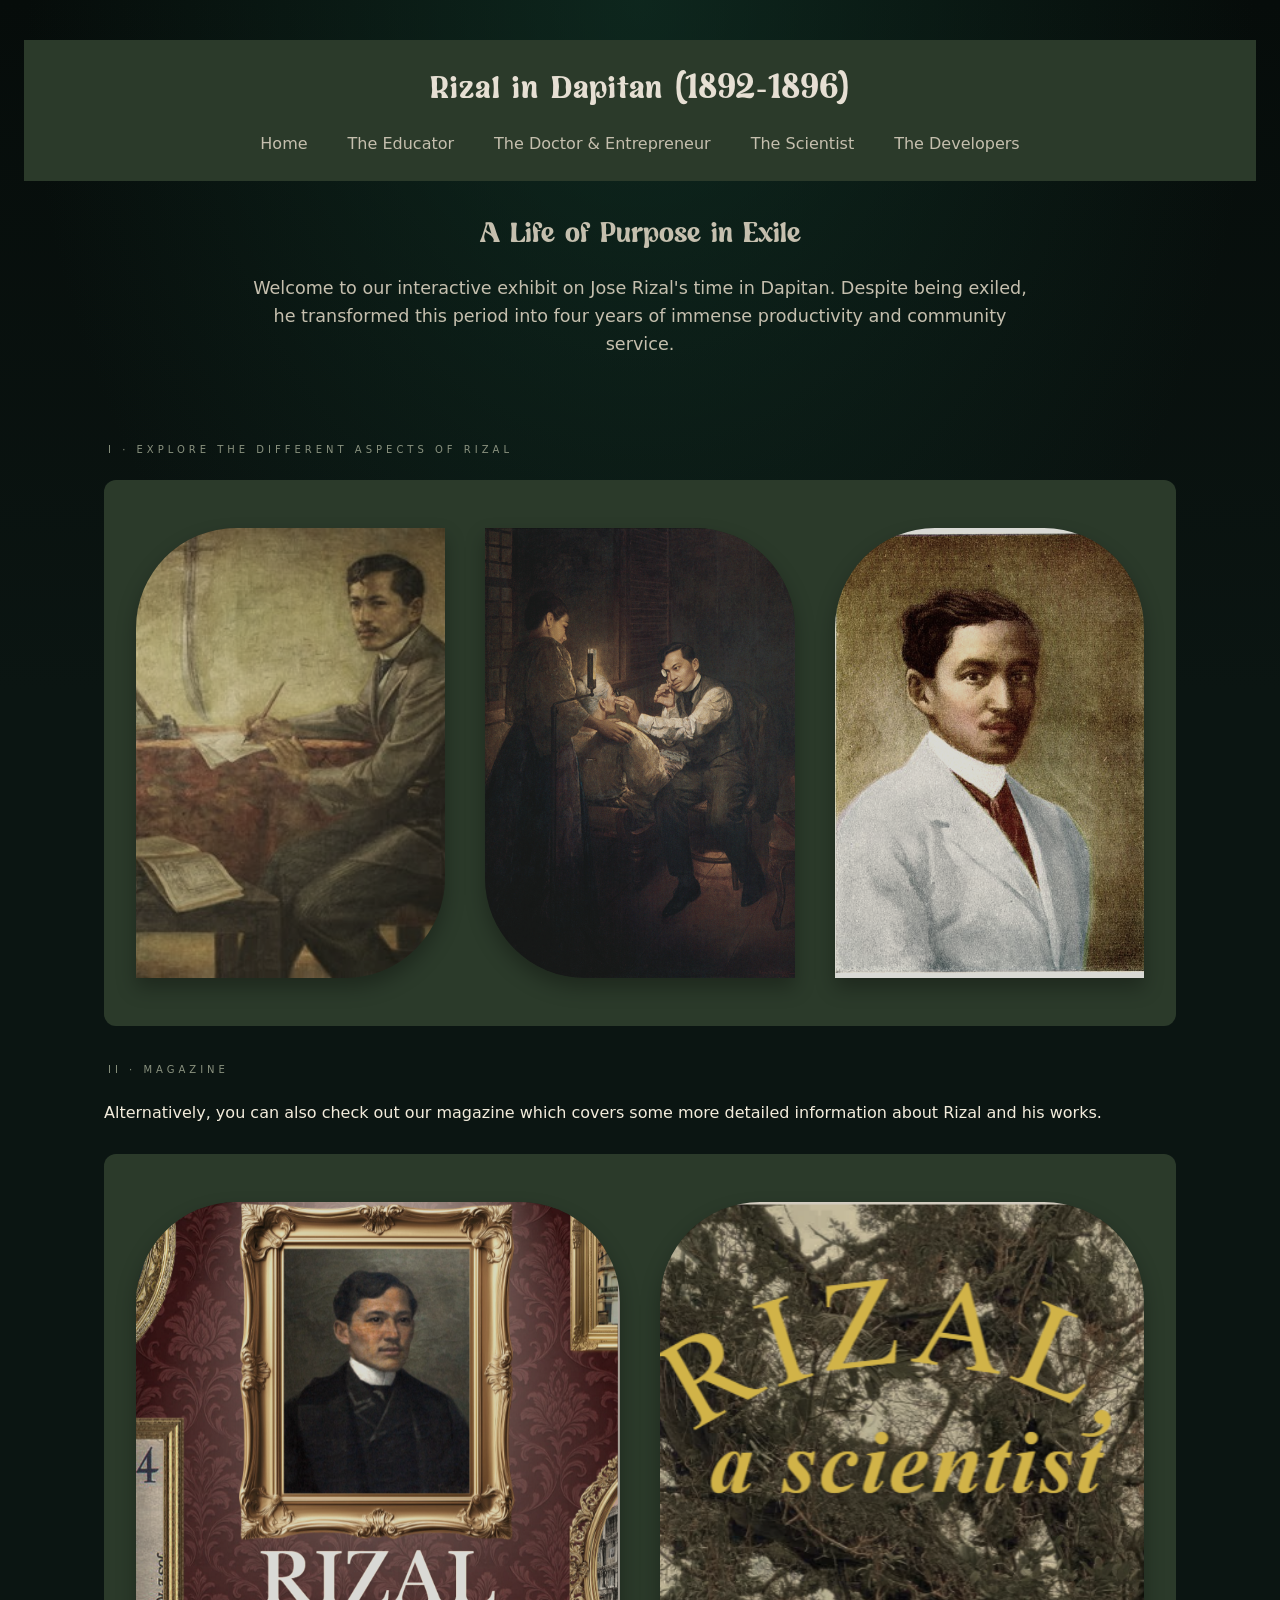
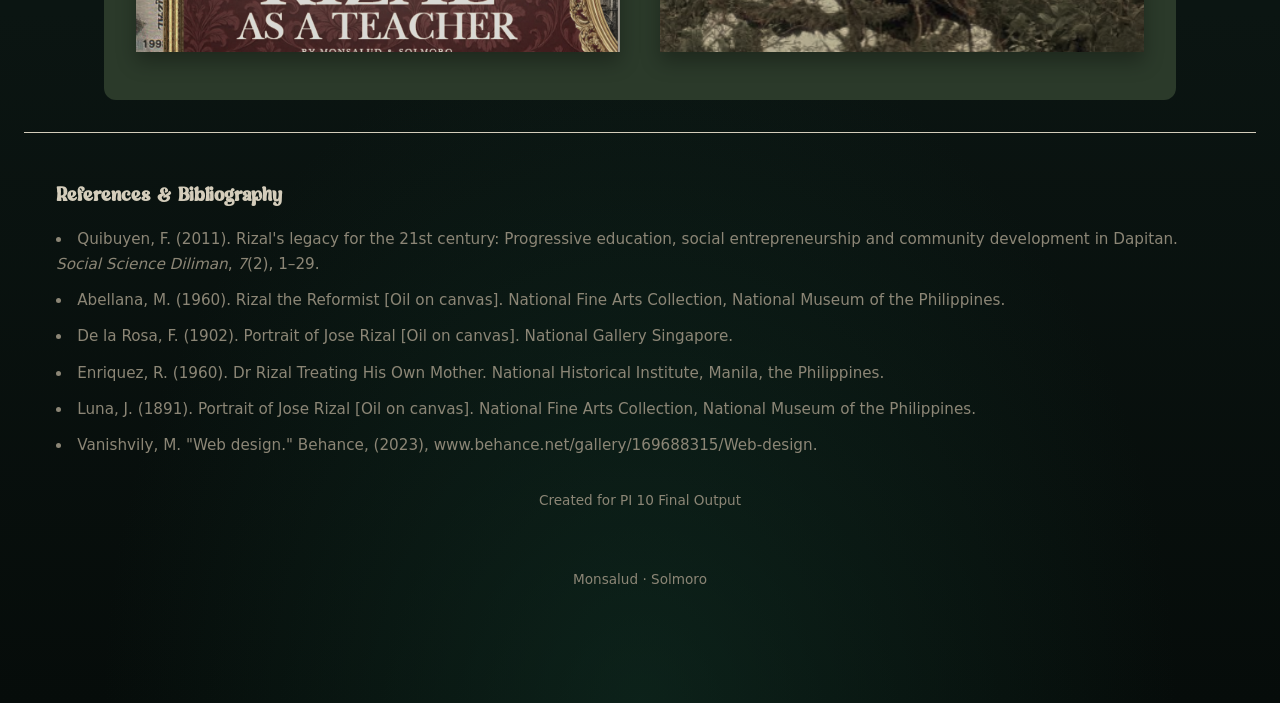
<file: index.html>
<!DOCTYPE html>
<html lang="en">
<head>
    <meta charset="UTF-8">
    <meta name="viewport" content="width=device-width, initial-scale=1.0">
    <title>Rizal in Dapitan: The Exile Years</title>
    <!-- CSS -->
    <link rel="stylesheet" href="style.css">
</head>
<body>

    <!-- Main Navigation -->
    <header>
        <h1>Rizal in Dapitan (1892-1896)</h1>
        <nav>
            <ul>
                <li><a href="index.html">Home</a></li>
                <li><a href="educator.html">The Educator</a></li>
                <li><a href="doctor-entrepreneur.html">The Doctor & Entrepreneur</a></li>
                <li><a href="scientist.html">The Scientist</a></li>
                <li><a href="developers.html">The Developers</a></li>
            </ul>
        </nav>
    </header>

    <main class="shell">
        <!-- Introduction Section -->
        <section id="overview">
            <h2>A Life of Purpose in Exile</h2>
            <p>Welcome to our interactive exhibit on Jose Rizal's time in Dapitan. 
                Despite being exiled, he transformed this period into four years of immense productivity and community service.</p>
            <!-- You can embed custom graphics or hero images here -->
        </section>

        <!-- Route Directory / Summary Cards -->
        <div class="section-label">I · Explore the DIfferent Aspects of Rizal </div>
        <section id="directory">
            <!-- Card 1: The Educator -->
            <a href="educator.html" class="aspect-card educator-card">
                <div class="card-image-wrapper">
                    
                    <img src="assets/educator-bg.jpg" alt="Rizal the Educator">
                </div>
                <div class="card-overlay">
                    <h3>The Educator</h3>
                    <p>Discover the progressive Talisay school he built for the local youth, teaching subjects from agriculture to languages.</p>
                    <span class="explore-btn">Explore &rarr;</span>
                </div>
            </a>

            <!-- Card 2: The Engineer & Doctor -->
            <a href="engineer-doctor.html" class="aspect-card doctor-card">
                <div class="card-image-wrapper">
                    
                    <img src="assets/doctor-bg.png" alt="Rizal the Doctor">
                </div>
                <div class="card-overlay">
                    <h3>The Engineer & Doctor</h3>
                    <p>Explore the innovative waterworks system he engineered and the medical clinic he operated for the community.</p>
                    <span class="explore-btn">Explore &rarr;</span>
                </div>
            </a>

            <!-- Card 3: The Scientist -->
            <a href="scientist.html" class="aspect-card scientist-card">
                <div class="card-image-wrapper">
                   
                    <img src="assets/scientist-bg.jpg" alt="Rizal the Scientist">
                </div>
                <div class="card-overlay">
                    <h3>The Scientist</h3>
                    <p>View the unique local species he discovered, cataloged, and sent to European museums.</p>
                    <span class="explore-btn">Explore &rarr;</span>
                </div>
            </a>
        </section>

        <div class="section-label">II · Magazine </div>
        <p>Alternatively, you can also check out our magazine which covers some more detailed information about Rizal and his works.</p>
        <section id="directory">

            <a href="https://heyzine.com/flip-book/eb5b0dfd08.html#page/1" class="aspect-card scientist-card"  target="_blank">
                <div class="card-image-wrapper">
                   
                    <img src="assets/teacher-rizal.png" alt="Rizal As a Teacher">
                </div>
                <div class="card-overlay">
                    <h3>Rizal as a Teacher</h3>
                    <p>An extension of him being an educator, view more stories of his experiences</p>
                    <span class="explore-btn">Explore &rarr;</span>
                </div>
            </a>

            <a href="https://heyzine.com/flip-book/62d8a8d9cf.html" class="aspect-card scientist-card"  target="_blank">
                <div class="card-image-wrapper">
                   
                    <img src="assets/rizal-scientist.png" alt="Rizal As a Scientist">
                </div>
                <div class="card-overlay">
                    <h3>Rizal as a Scientist</h3>
                    <p>View Rizal's contributions to the scientific community</p>
                    <span class="explore-btn">Explore &rarr;</span>
                </div>
            </a>
        </section>
        
    </main>

    <!-- Footer for Citations -->
    <footer>
        <hr>
        <h3>References & Bibliography</h3>
        <ul>
            <li>
                Quibuyen, F. (2011). Rizal's legacy for the 21st century: Progressive education, social 
                entrepreneurship and community development in Dapitan. <em>Social Science Diliman</em>, <em>7</em>(2), 1–29.
            </li>
            <li>
                Abellana, M. (1960). Rizal the Reformist [Oil on canvas]. National Fine Arts Collection, National Museum of the Philippines.
            </li>
            <li>
                De la Rosa, F. (1902). Portrait of Jose Rizal [Oil on canvas]. National Gallery Singapore.
            </li>
            <li>
                Enriquez, R. (1960). Dr Rizal Treating His Own Mother. National Historical Institute, Manila, the Philippines.
            </li>
            <li>
                Luna, J. (1891). Portrait of Jose Rizal [Oil on canvas]. National Fine Arts Collection, National Museum of the Philippines.
            </li>
            <li>
            Vanishvily, M. "Web design." Behance, (2023), www.behance.net/gallery/169688315/Web-design.
            </li>
        </ul>
        <p>Created for PI 10 Final Output</p>
        <br>
        <p>Monsalud · Solmoro</p>
    </footer>

</body>
</html>
</file>
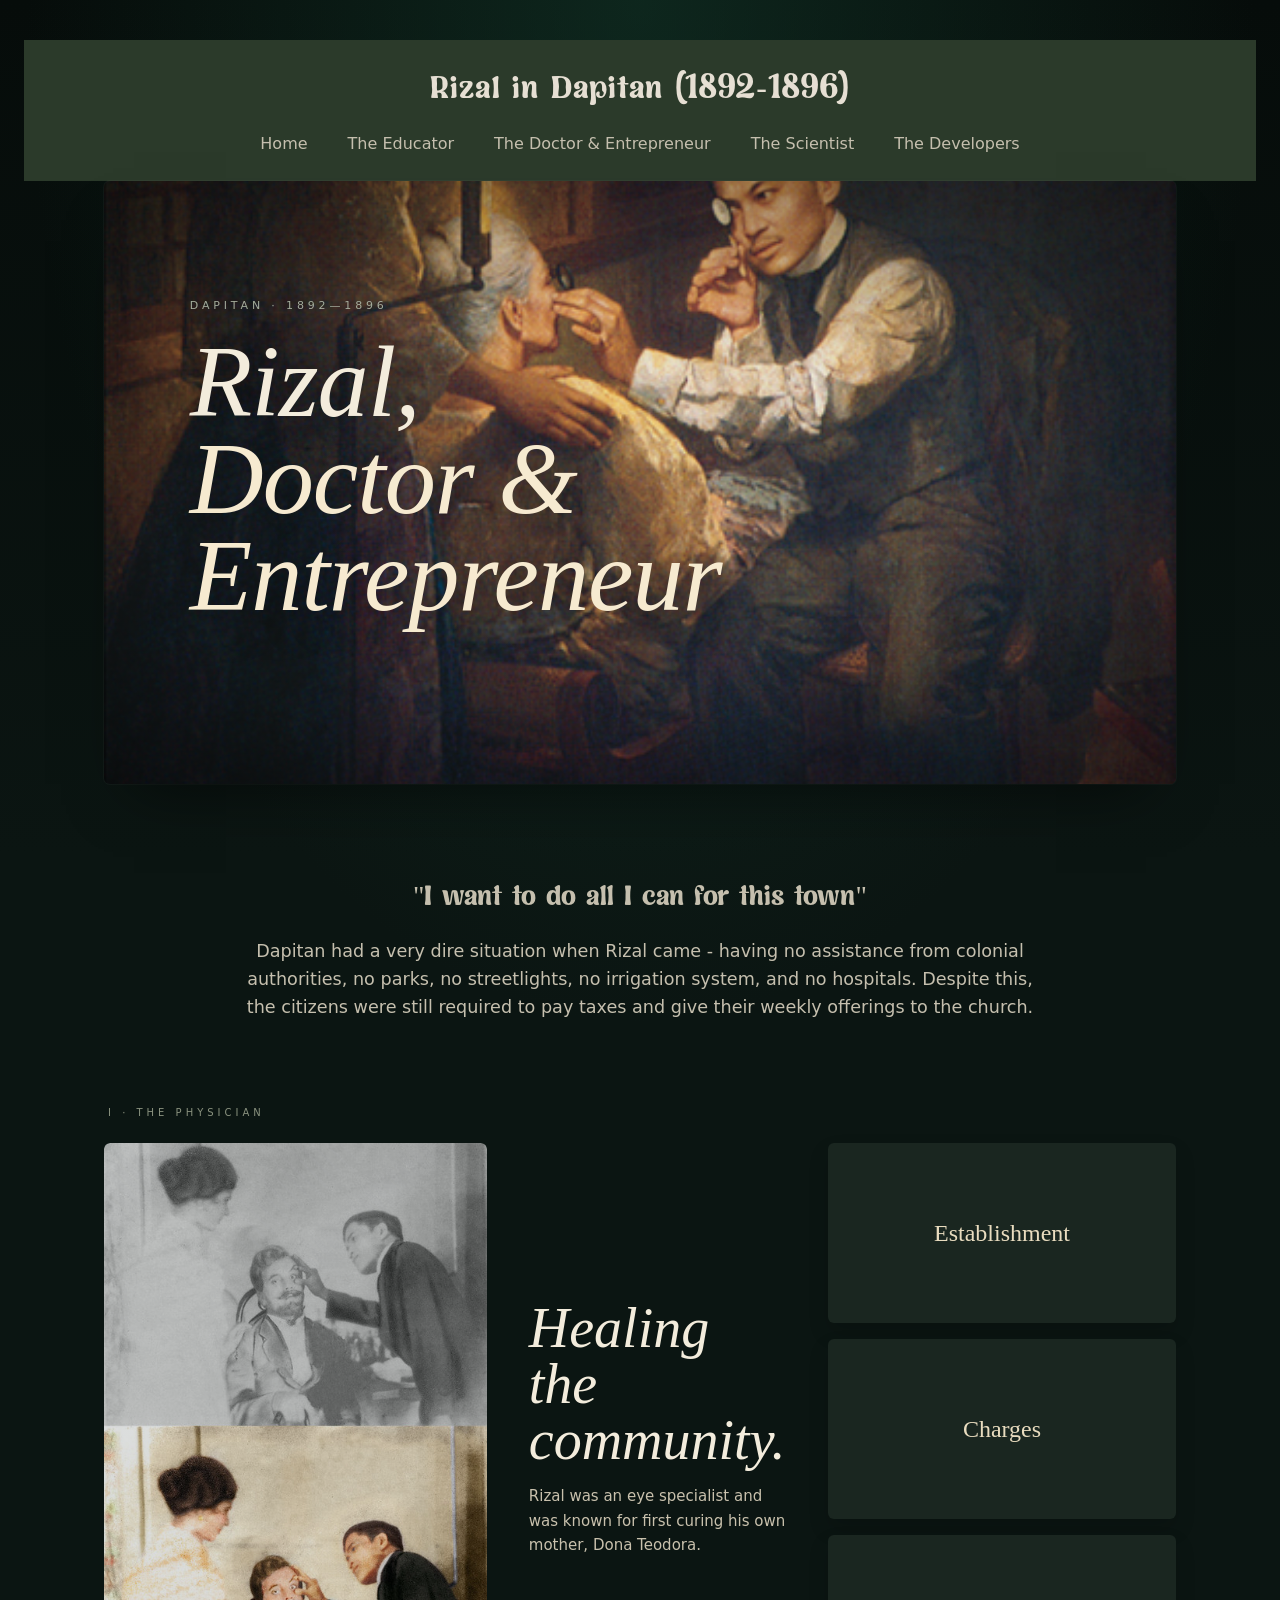
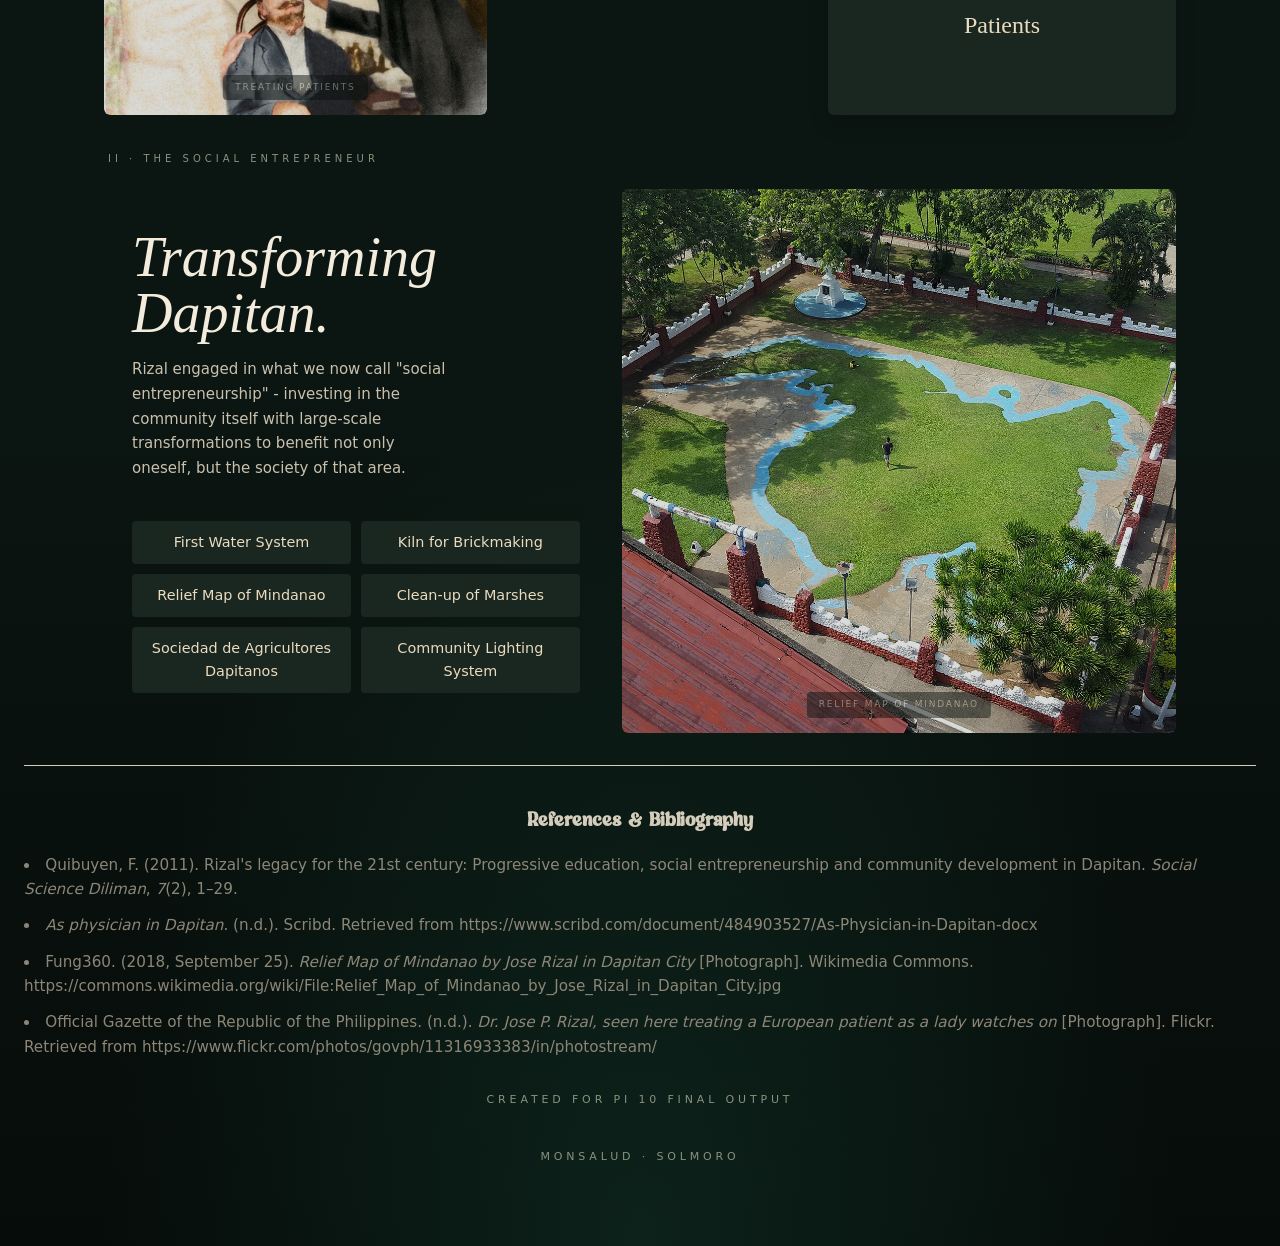
<file: doctor-entrepreneur.html>
<!DOCTYPE html>
<html lang="en">
<head>
    <meta charset="UTF-8">
    <meta name="viewport" content="width=device-width, initial-scale=1.0">
    <title>The Doctor & Social Entrepreneur - Rizal in Dapitan</title>
    <link rel="stylesheet" href="style.css">
</head>
<body>

    <!-- Main Navigation -->
    <header>
        <h1>Rizal in Dapitan (1892-1896)</h1>
        <nav>
            <ul>
                <li><a href="index.html">Home</a></li>
                <li><a href="educator.html">The Educator</a></li>
                <!-- Updated link name to reflect the new direction -->
                <li><a href="doctor-entrepreneur.html">The Doctor & Entrepreneur</a></li>
                <li><a href="scientist.html">The Scientist</a></li>
                <li><a href="developers.html">The Developers</a></li>
            </ul>
        </nav>
    </header>

    <main class="shell">

        <!-- ============ HERO ============ -->
        <section class="card hero">
            <div class="ph" aria-hidden="true">
                
                <img src="assets/doctor-bg.png" alt="Rizal as Doctor and Entrepreneur">
            </div>
            <div class="hero-vignette"></div>
            <div class="hero-title">
                <div class="kicker">Dapitan · 1892—1896</div>
                <h1>Rizal,<br/><em>Doctor & Entrepreneur</em></h1>
            </div>
        </section>

        <!-- ============ INTRODUCTION ============ -->
        <section id="overview" style="margin-top: 2rem;">
            <h2>"I want to do all I can for this town"</h2>
            <p>
                Dapitan had a very dire situation when Rizal came - having no assistance from colonial authorities, no parks, no streetlights, no irrigation system, and no hospitals. Despite this, the citizens were still required to pay taxes and give their weekly offerings to the church.
            </p>
        </section>

        <!-- ============ THE DOCTOR ============ -->
        <div class="section-label">I · The Physician</div>
        <section class="feature">
            <div class="ph side-img">
                <span><img src="assets/rizal-doctor.jpg" alt="Rizal as a doctor"><small>Treating Patients</small></span>
            </div>
            <div class="txt">
                <h2>Healing<br/>the<br/><em>community.</em></h2>
                <p>
                    Rizal was an eye specialist and was known for first curing his own mother, Dona Teodora.
            </div>
            
            <!-- ========= DETAILS GRID ========== -->
            <section class="curriculum-grid">

                <div class="subject-card">
                    <div class="subject-title">Establishment</div>
                    <div class="subject-overlay">
                        <p>Built a one-doctor hospital with his own money. Treated using his own tools and the local medicinal herbs.</p>
                    </div>
                </div>
                

                <div class="subject-card">
                    <div class="subject-title">Charges</div>
                    <div class="subject-overlay">
                        <p>Dapitan folk received free medical and surgical care while charging strangers and outsiders based on their means.</p>
                    </div>
                </div>

                <div class="subject-card">
                    <div class="subject-title">Patients</div>
                    <div class="subject-overlay">
                        <p>Eventually gaining fame, he had patients from different parts of the country: Luzon, Bohol, Cebu, Panay, even an Englishman and Don Tumaron from HongKong.</p>
                    </div>
                </div>

            </section>
        </section>

        <!-- ============ THE SOCIAL ENTREPRENEUR ============ -->
        <div class="section-label">II · The Social Entrepreneur</div>
        <section class="feature" style="grid-template-columns: 1fr 1.1fr;">
            <div class="txt">
                <h2>Transforming<br/><em>Dapitan.</em></h2>
                <p>
                    Rizal engaged in what we now call "social entrepreneurship" - investing in the community itself with large-scale transformations to benefit not only oneself, but the society of that area.
                </p>
                <div style="margin-top: 1.5rem; display: grid; grid-template-columns: 1fr 1fr; gap: 10px;">
                    <!-- Project tags using simple inline styling for a clean list look -->
                    <span style="background: #1a2620; padding: 10px; border-radius: 4px; color: var(--accent); font-size: 0.9rem; text-align: center;">First Water System</span>
                    <span style="background: #1a2620; padding: 10px; border-radius: 4px; color: var(--accent); font-size: 0.9rem; text-align: center;">Kiln for Brickmaking</span>
                    <span style="background: #1a2620; padding: 10px; border-radius: 4px; color: var(--accent); font-size: 0.9rem; text-align: center;">Relief Map of Mindanao</span>
                    <span style="background: #1a2620; padding: 10px; border-radius: 4px; color: var(--accent); font-size: 0.9rem; text-align: center;">Clean-up of Marshes</span>
                    <span style="background: #1a2620; padding: 10px; border-radius: 4px; color: var(--accent); font-size: 0.9rem; text-align: center;">Sociedad de Agricultores Dapitanos</span>
                    <span style="background: #1a2620; padding: 10px; border-radius: 4px; color: var(--accent); font-size: 0.9rem; text-align: center;">Community Lighting System</span>
                </div>
            </div>
            <div class="ph side-img">
                <span><img src="assets/relief-map.jpg" alt="Relief map of Mindanao"><small>Relief Map of Mindanao</small></span>
            </div>
        </section>

    </main>

    <!-- Footer for Citations -->
    <footer class="footer">
        <h3>References & Bibliography</h3>
        <ul>
            <li>
                Quibuyen, F. (2011). Rizal's legacy for the 21st century: Progressive education, social 
                entrepreneurship and community development in Dapitan. <em>Social Science Diliman</em>, <em>7</em>(2), 1–29.
            </li>

            <li>
                <em>As physician in Dapitan</em>. (n.d.). Scribd. Retrieved from https://www.scribd.com/document/484903527/As-Physician-in-Dapitan-docx
            </li>

            <li>
                Fung360. (2018, September 25). <em>Relief Map of Mindanao by Jose Rizal in Dapitan City</em> [Photograph]. Wikimedia Commons. https://commons.wikimedia.org/wiki/File:Relief_Map_of_Mindanao_by_Jose_Rizal_in_Dapitan_City.jpg
            </li>

            <li>
                Official Gazette of the Republic of the Philippines. (n.d.). <em>Dr. Jose P. Rizal, seen here treating a European patient as a lady watches on</em> [Photograph]. Flickr. Retrieved from https://www.flickr.com/photos/govph/11316933383/in/photostream/
            </li>
        </ul>
        <p>Created for PI 10 Final Output</p>
        <br>
        <p>Monsalud · Solmoro</p>
    </footer>

</body>
</html>
</file>
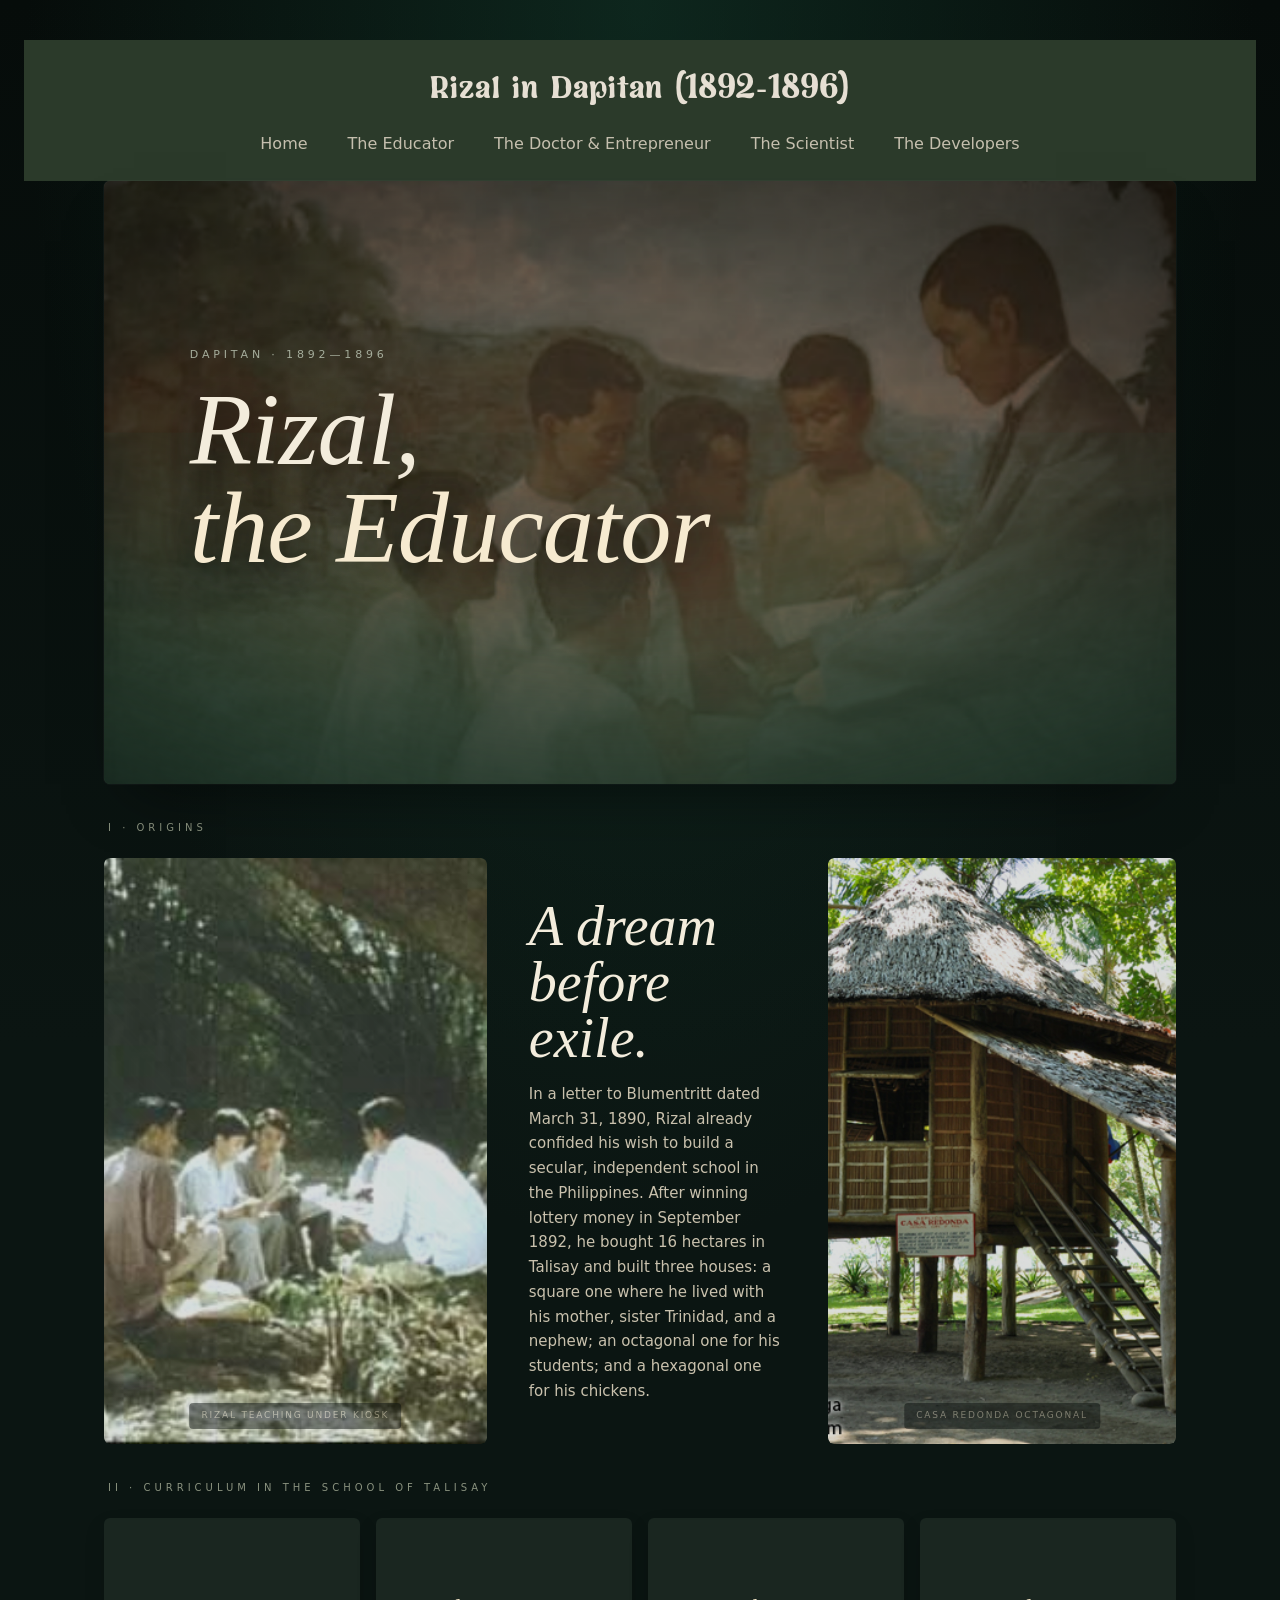
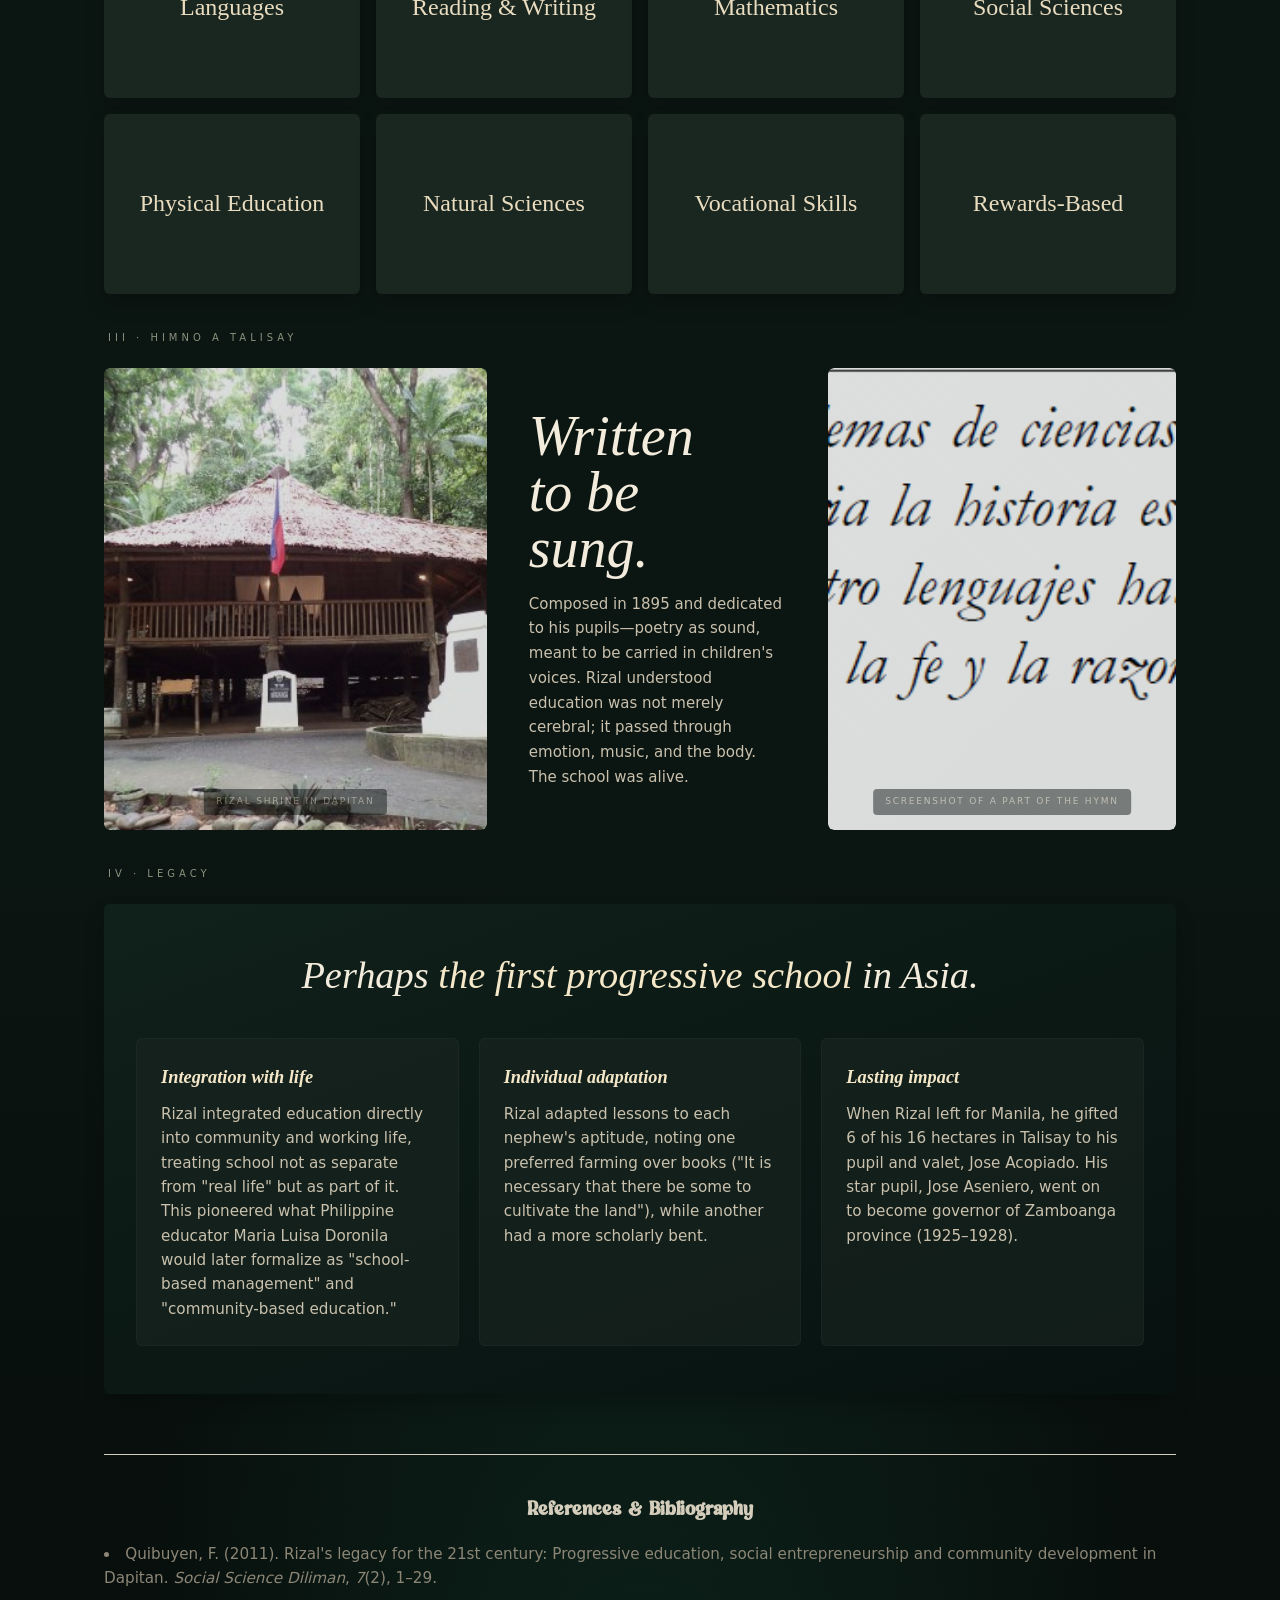
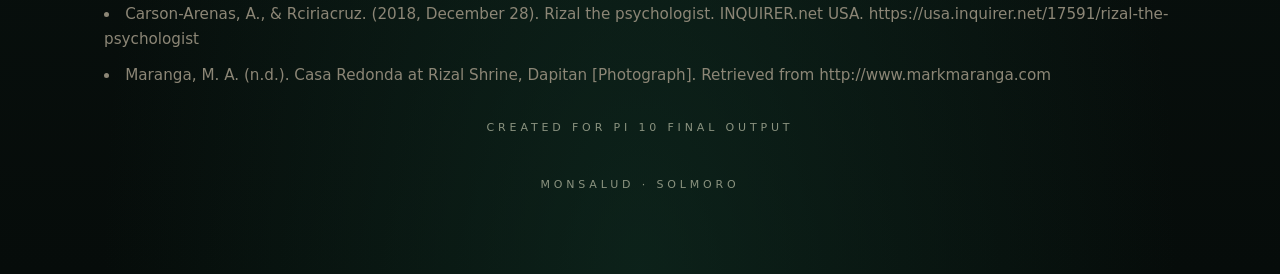
<file: educator.html>
<!DOCTYPE html>
<html lang="en">
<head>
    <meta charset="UTF-8">
    <meta name="viewport" content="width=device-width, initial-scale=1.0">
    <title>The Scientist - Rizal in Dapitan</title>
 
    <link rel="stylesheet" href="style.css">
</head>
<body>

    <!-- Main Navigation -->
    <header>
        <h1>Rizal in Dapitan (1892-1896)</h1>
        <nav>
            <ul>
                <li><a href="index.html">Home</a></li>
                <li><a href="educator.html">The Educator</a></li>
                <li><a href="doctor-entrepreneur.html">The Doctor & Entrepreneur</a></li>
                <li><a href="scientist.html">The Scientist</a></li>
                <li><a href="developers.html">The Developers</a></li>
            </ul>
        </nav>
    </header>

    <main class="shell">

        <!-- ============ HERO ============ -->
        <section class="card hero">
        <!-- [IMAGE: Portrait of José Rizal — 1892, painterly, chiaroscuro lighting] -->
        <div class="ph" aria-hidden="true">
            <img src="assets/educator-1.png">
        </div>
        <div class="hero-vignette"></div>
        <div class="hero-title">
            <div class="kicker">Dapitan · 1892—1896</div>
            <h1>Rizal,<br/><em>the Educator</em></h1>
        </div>
        </section>


        <!-- ============ FEATURE: ORIGINS ============ -->
        <div class="section-label">I · Origins</div>
        <section class="feature">
        <!-- [IMAGE: Rizal teaching under a kiosk on a hillside] -->
        <div class="ph side-img"><span><img src="assets/rizal-teaching.jpg"><small>Rizal teaching under kiosk</small></span></div>
        <div class="txt">
            <h2>A dream<br/>before<br/>exile.</h2>
            <p>In a letter to Blumentritt dated March 31, 1890, Rizal already confided his wish to build a secular, independent school in the Philippines. After winning lottery money in September 1892, he bought 16 hectares in Talisay and built three houses: a square one where he lived with his mother, sister Trinidad, and a nephew; an octagonal one for his students; and a hexagonal one for his chickens.</p>
        </div>
        <!-- [IMAGE: Casa Redonda — octagonal clinic/dormitory] -->
        <div class="ph side-img"><span><img src="assets/octagonal.jpg"><small>Casa Redonda octagonal</small></span></div>
        </section>

        <!-- ============ CURRICULUM GRID ============ -->
        <div class="section-label">II · Curriculum in the School of Talisay </div>
        <section class="curriculum-grid">
            
            <div class="subject-card">
                <div class="subject-title">Languages</div>
                <div class="subject-overlay">
                    <p>Spanish, English, French, and German. Students were rewarded for naming objects in multiple languages.</p>
                </div>
            </div>
      
            <div class="subject-card">
                <div class="subject-title">Reading & Writing</div>
                <div class="subject-overlay">
                    <p>Comprehensive literacy, encouraging students to write letters to their families independently.</p>
                </div>
            </div>

            <div class="subject-card">
                <div class="subject-title">Mathematics</div>
                <div class="subject-overlay">
                    <p>Arithmetic and fractions, ensuring practical numeric literacy alongside the "exact sciences."</p>
                </div>
            </div>

            <div class="subject-card">
                <div class="subject-title">Social Sciences</div>
                <div class="subject-overlay">
                    <p>The history of the nation and religion taught strictly "in accordance with reason."</p>
                </div>
            </div>

            <div class="subject-card">
                <div class="subject-title">Physical Education</div>
                <div class="subject-overlay">
                    <p>Weightlifting, wrestling, boxing, fencing, and swimming to keep the students healthy in body and spirit.</p>
                </div>
            </div>

            <div class="subject-card">
                <div class="subject-title">Natural Sciences</div>
                <div class="subject-overlay">
                    <p>Practical botany and zoology learned outdoors by collecting insects, shells, and rare fish.</p>
                </div>
            </div>

            <div class="subject-card">
                <div class="subject-title">Vocational Skills</div>
                <div class="subject-overlay">
                    <p>Agriculture, construction, and martial arts (including the rifle and sword) to build self-reliance.</p>
                </div>
            </div>

             <div class="subject-card">
                <div class="subject-title">Rewards-Based</div>
                <div class="subject-overlay">
                    <p>Contrary to the dominant style at the time where those left-behind are punished, Rizal opted to reward those who excelled with knickknacks and novelties.</p>
                </div>
            </div>

        </section>

        <!-- ============ FEATURE: HIMNO ============ -->
        <div class="section-label">III · Himno a Talisay</div>
        <section class="feature">
        <!-- [IMAGE: Manuscript of Himno a Talisay, 1895] -->
        <div class="ph side-img"><span><img src="assets/rizal-shrine.jpg"><small>Rizal Shrine in Dapitan</small></span></div>
        <div class="txt">
            <h2>Written<br/>to be<br/><em>sung.</em></h2>
            <p>Composed in 1895 and dedicated to his pupils—poetry as sound, meant to be carried in children's voices. Rizal understood education was not merely cerebral; it passed through emotion, music, and the body. The school was alive.</p>
        </div>
        <!-- [IMAGE: Casa Redonda — the octagonal school building structure] -->
        <div class="ph side-img"><span><img src="assets/himno.png"><small>Screenshot of a Part of the Hymn</small></span></div>
        </section>

        <!-- ============ CLOSING: LEGACY & PROGRESSIVE EDUCATION ============ -->
        <div class="section-label">IV · Legacy</div>
        <section class="legacy-section">
            
            <!-- Central Quote -->
            <div class="legacy-quote">
                <h3>Perhaps <em>the first progressive school</em> in Asia.</h3>
            </div>
            
            <!-- Three Text Pillars -->
            <div class="legacy-grid">
                
                <div class="legacy-card">
                    <strong>Integration with life</strong> 
                    <p>Rizal integrated education directly into community and working life, treating school not as separate from "real life" but as part of it. This pioneered what Philippine educator Maria Luisa Doronila would later formalize as "school-based management" and "community-based education."</p>
                </div>
                
                <div class="legacy-card">
                    <strong>Individual adaptation</strong> 
                    <p>Rizal adapted lessons to each nephew's aptitude, noting one preferred farming over books ("It is necessary that there be some to cultivate the land"), while another had a more scholarly bent.</p>
                </div>
                
                <div class="legacy-card">
                    <strong>Lasting impact</strong> 
                    <p>When Rizal left for Manila, he gifted 6 of his 16 hectares in Talisay to his pupil and valet, Jose Acopiado. His star pupil, Jose Aseniero, went on to become governor of Zamboanga province (1925–1928).</p>
                </div>

            </div>
        </section>

        <!-- ============ FOOTER ============ -->
        <footer class="footer">
        <h3>References & Bibliography</h3>
            <ul>
                <li>
                    Quibuyen, F. (2011). Rizal's legacy for the 21st century: Progressive education, social 
                entrepreneurship and community development in Dapitan. <em>Social Science Diliman</em>, <em>7</em>(2), 1–29.
                </li>
                <li>
                   Carson-Arenas, A., & Rciriacruz. (2018, December 28). Rizal the psychologist. INQUIRER.net USA. https://usa.inquirer.net/17591/rizal-the-psychologist
                </li>
                <li>
                    Maranga, M. A. (n.d.). Casa Redonda at Rizal Shrine, Dapitan [Photograph]. Retrieved from http://www.markmaranga.com
                </li>
            </ul>
        <p>Created for PI 10 Final Output</p>
        <br>
        <p>Monsalud · Solmoro</p>
        </footer>

  </main>

</body>
</file>
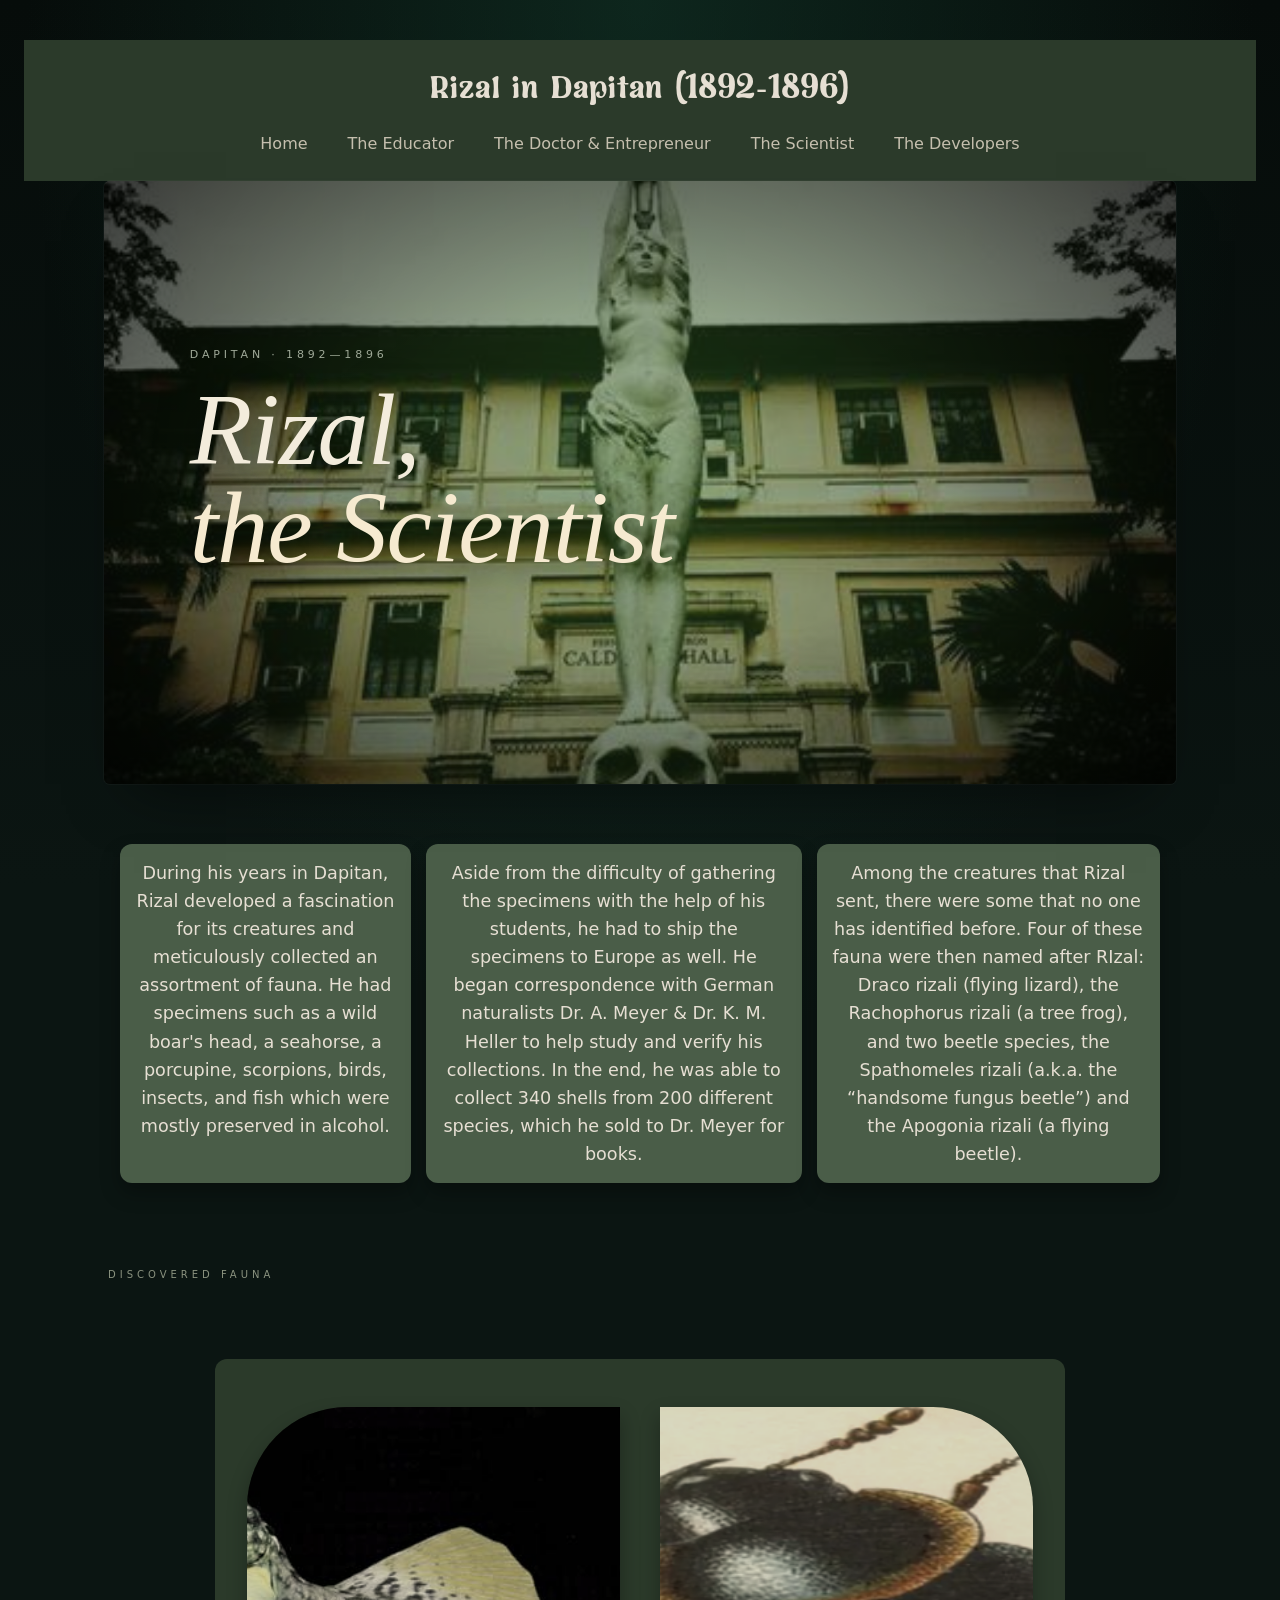
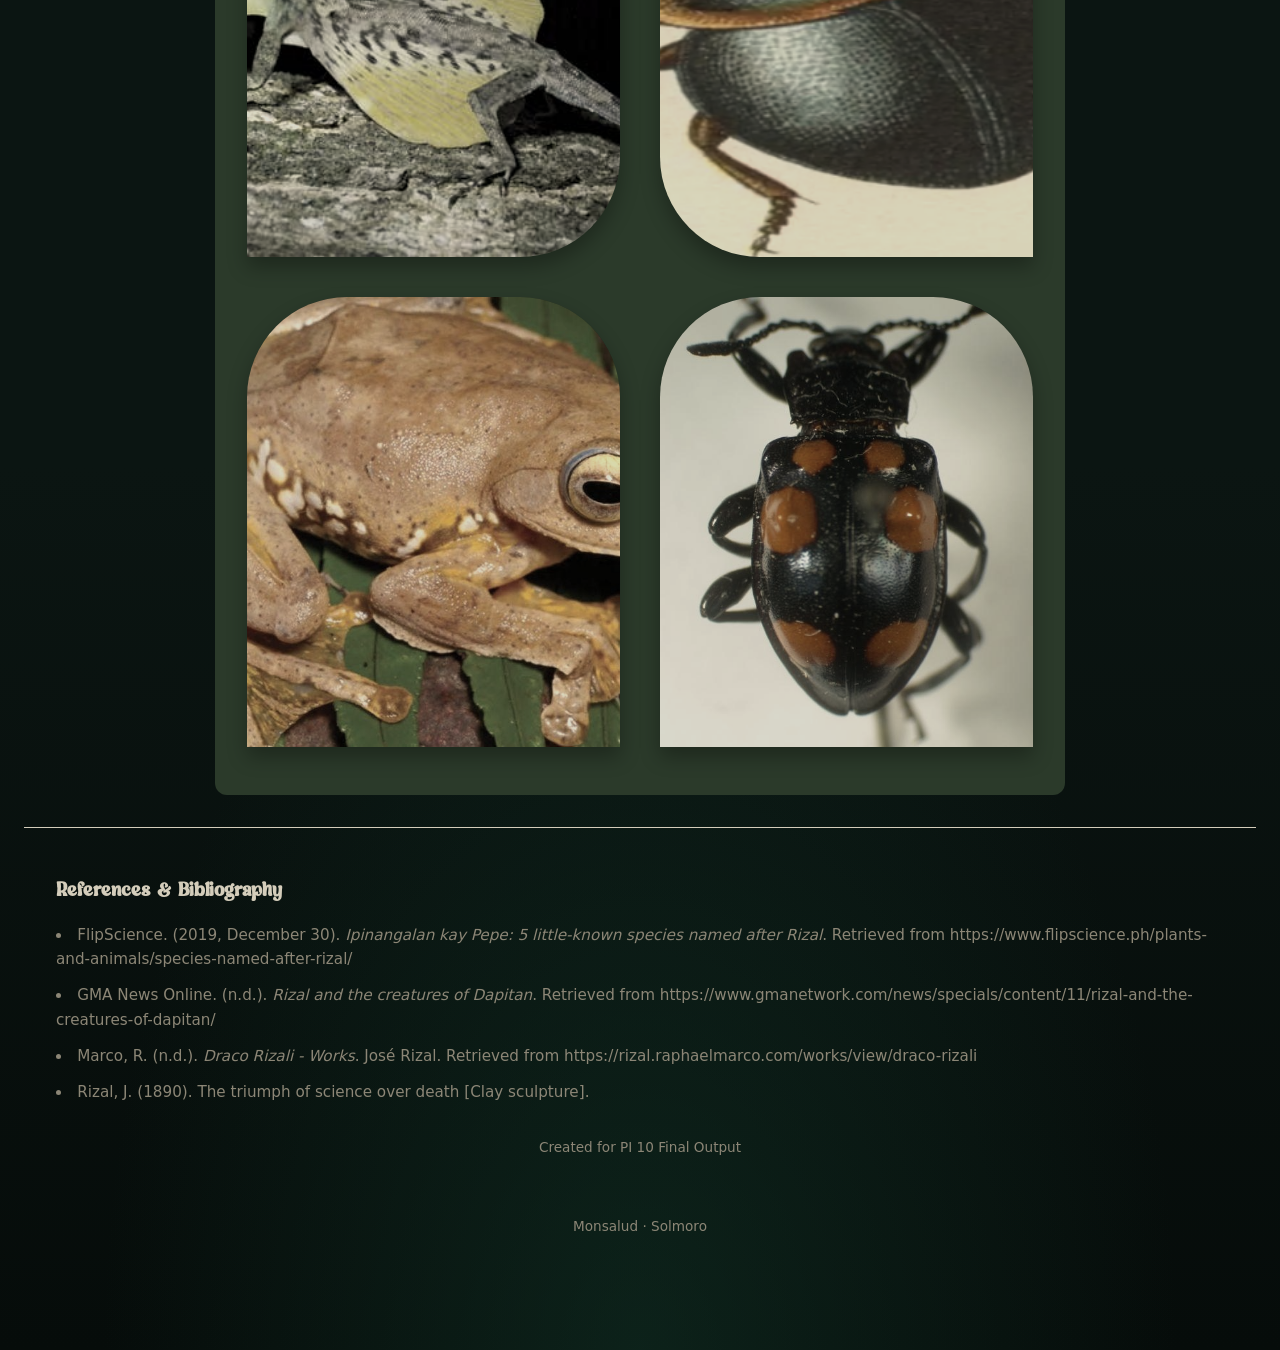
<file: scientist.html>
<!DOCTYPE html>
<html lang="en">
<head>
    <meta charset="UTF-8">
    <meta name="viewport" content="width=device-width, initial-scale=1.0">
    <title>The Scientist - Rizal in Dapitan</title>
 
    <link rel="stylesheet" href="style.css">
</head>
<body>

    <!-- Main Navigation -->
    <header>
        <h1>Rizal in Dapitan (1892-1896)</h1>
        <nav>
            <ul>
                <li><a href="index.html">Home</a></li>
                <li><a href="educator.html">The Educator</a></li>
                <li><a href="doctor-entrepreneur.html">The Doctor & Entrepreneur</a></li>
                <li><a href="scientist.html">The Scientist</a></li>
                <li><a href="developers.html">The Developers</a></li>
            </ul>
        </nav>
    </header>

    <main class="shell">
        <!-- ============ HERO ============ -->
        <section class="card hero">
        <!-- [IMAGE: Portrait of José Rizal — 1892, painterly, chiaroscuro lighting] -->
        <div class="ph" aria-hidden="true">
            <img src="assets/scientia.png">
        </div>
        <div class="hero-vignette"></div>
        <div class="hero-title">
            <div class="kicker">Dapitan · 1892—1896</div>
            <h1>Rizal,<br/><em>the Scientist</em></h1>
        </div>
        </section>

        <!-- Page Introduction -->
        <section id="overview">
            <div id="scientist-div">
                <p class="scientist-info">
                        During his years in Dapitan, Rizal developed a fascination for its creatures and meticulously
                    collected an assortment of fauna. He had specimens such as a wild boar's head, a seahorse, a porcupine,
                    scorpions, birds, insects, and fish which were mostly preserved in alcohol. 
                </p>
                <p class="scientist-info">
                        Aside from the difficulty of gathering the specimens with the help of his students, he had to ship the specimens to Europe as well.
                    He began correspondence with German naturalists Dr. A. Meyer & Dr. K. M. Heller to help study and verify his collections. In the end, he was able 
                    to collect 340 shells from 200 different species, which he sold to Dr. Meyer for books.
                </p>
                <p class="scientist-info">
                        Among the creatures that Rizal sent, there were some that no one has identified before. Four of these fauna were then named after RIzal:
                    Draco rizali (flying lizard), the Rachophorus rizali (a tree frog), and two beetle species, the Spathomeles rizali (a.k.a. the “handsome fungus beetle”) 
                    and the Apogonia rizali (a flying beetle).
                </p>
            </div>
        </section>

        <!-- Species Gallery Using the Vintage Cards -->
         <div class="section-label">Discovered Fauna</div>
         <br>
        <section id="directory" class="grid2x2">
            
            <!-- Card 1: Draco rizali -->
            <div class="aspect-card educator-card">
                <div class="card-image-wrapper">
                    <!-- image of the flying lizard -->
                    <img src="assets/draco-rizali.jpg" alt="Draco rizali">
                </div>
                <div class="card-overlay">
                    <h3><em>Draco rizali</em></h3>
                    <p>A species of flying dragon (a small gliding lizard) that feeds on ants and termites and grows to a length of eight inches.</p>
                </div>
            </div>

            <!-- Card 2: Apogonia rizali -->
            <div class="aspect-card doctor-card">
                <div class="card-image-wrapper">
                    <!-- image of the beetle -->
                    <img src="assets/apogonia-rizali.png" alt="Apogonia rizali">
                </div>
                <div class="card-overlay">
                    <h3><em>Apogonia rizali</em></h3>
                    <p>A type of rare small beetle that Rizal discovered and whose original name had been retained today. </p>
                </div>
            </div>

            <!-- Card 3: Rhacophorus rizali -->
            <div class="aspect-card scientist-card">
                <div class="card-image-wrapper">
                    <!-- image of the frog -->
                    <img src="assets/rhacophorus-rizali.jpg" alt="Rhacophorus rizali">
                </div>
                <div class="card-overlay">
                    <h3><em>Rhacophorus rizali</em></h3>
                    <p>Known in modern times as the the harlequin tree frog, it lives in the forests and freshwater marshes and posseses white, yellow or blue spots </p>
                </div>
            </div>

            <!-- Card 4: Spathomeles rizali  -->
            <div class="aspect-card scientist-card">
                <div class="card-image-wrapper">
                    <!-- image of the fungus beetle -->
                    <img src="assets/spathomeles-rizali.jpg" alt="Spathomeles rizali">
                </div>
                <div class="card-overlay">
                    <h3><em>Spathomeles rizali</em></h3>
                    <p>A striking species of handsome fungus beetle collected by Rizal and named in his honor by German entomologist Karl Maria Heller.</p>
                </div>
            </div>

        </section>
    </main>

    <!-- Footer for Citations (Identical to your index.html) -->
    <footer>
        <h3>References & Bibliography</h3>
        <ul>
            <li>
                FlipScience. (2019, December 30). <em>Ipinangalan kay Pepe: 5 little-known species named after Rizal</em>. Retrieved from https://www.flipscience.ph/plants-and-animals/species-named-after-rizal/
            </li>
            <li>
                GMA News Online. (n.d.). <em>Rizal and the creatures of Dapitan</em>. Retrieved from https://www.gmanetwork.com/news/specials/content/11/rizal-and-the-creatures-of-dapitan/
            </li>
            <li>
                Marco, R. (n.d.). <em>Draco Rizali - Works</em>. José Rizal. Retrieved from https://rizal.raphaelmarco.com/works/view/draco-rizali
            </li>
            <li>
                Rizal, J. (1890). The triumph of science over death [Clay sculpture].
            </li>
        </ul>
        <p>Created for PI 10 Final Output</p>
        <br>
        <p>Monsalud · Solmoro</p>
    </footer>

</body>
</html>
</file>
<file: style.css>
@font-face {
    font-family: 'Royal Avenue';
    src: url('assets/Royal-Avenue.otf') format('opentype');
    font-weight: normal;
    font-style: normal;
}


/* ==========================================================================
   1. Reset & Global Styles
   ========================================================================== */
* {
    margin: 0;
    padding: 0;
    box-sizing: border-box;
}

body {
    font-family: 'Segoe UI', Tahoma, Geneva, Verdana, sans-serif;
    line-height: 1.6;
    color: #333;
    background-color: #f5f2e6; /* Soft vintage cream background */
    padding: 0;
}

h1, h2, h3 {
    font-family: 'Royal Avenue', serif;
    font-weight: normal; 
}

/* ==========================================================================
   2. Header & Navigation (Routing Menu)
   ========================================================================== */
header {
    background-color: #2b3a2a; /* Deep elegant vintage olive-green */
    color: #e6dfd3;
    padding: 1.5rem 2rem;
    text-align: center;
}

header h1 {
    margin-bottom: 1rem;
    font-size: 2rem;
    letter-spacing: 1px;
    font-weight: 400;
}

nav ul {
    list-style: none;
    display: flex;
    justify-content: center;
    gap: 20px;
    flex-wrap: wrap;
}

nav ul li a {
    color: #c5bfae;
    text-decoration: none;
    font-weight: 500;
    padding: 5px 10px;
    border-radius: 4px;
    transition: background-color 0.3s ease, color 0.3s ease;
}

nav ul li a:hover {
    background-color: #3f523d;
    color: #e6dfd3;
}

/* ==========================================================================
   3. Main Content & Introduction
   ========================================================================== */
main {
    max-width: 1100px;
    margin: 2rem auto;
    padding: 0 1.5rem;
}

#overview {
    background-color: transparent;
    padding: 2rem 1rem;
    margin-bottom: 1rem;
    text-align: center;
}

#overview h2 {
    color: #c5bfae;
    margin-bottom: 1rem;
    font-size: 1.75rem;
    font-weight: 500;
}

#overview p {
    font-size: 1.1rem;
    color: #c5bfae;
    max-width: 800px;
    margin: 0 auto;
}

/* ==========================================================================
   4. Directory Section & Asymmetric Vintage Cards
   ========================================================================== */
#directory {
    display: grid;
    grid-template-columns: repeat(auto-fit, minmax(280px, 1fr));
    gap: 2.5rem;
    padding: 3rem 2rem;
    background-color: #2b3a2a; 
    border-radius: 12px;
}

.aspect-card {
    position: relative;
    display: block;
    height: 450px;
    text-decoration: none;
    overflow: hidden;
    box-shadow: 0 10px 20px rgba(0,0,0,0.3);
    transition: transform 0.4s cubic-bezier(0.165, 0.84, 0.44, 1);
}

/* Custom asymmetric rounded shapes */
.educator-card {
    border-radius: 100px 0px 100px 0px; 
}

.doctor-card {
    border-radius: 0px 100px 0px 100px; 
}

.scientist-card {
    border-radius: 100px 100px 0px 0px; 
}

.aspect-card:hover {
    transform: translateY(-8px);
}

.card-image-wrapper {
    width: 100%;
    height: 100%;
    background-color: #1c261b;
}

.card-image-wrapper img {
    width: 100%;
    height: 100%;
    object-fit: cover;
    filter: sepia(30%) grayscale(20%) brightness(85%);
    transition: transform 0.6s ease, filter 0.6s ease;
}

.aspect-card:hover .card-image-wrapper img {
    transform: scale(1.08);
    filter: sepia(40%) grayscale(10%) brightness(50%);
}

/* ==========================================================================
   5. Hidden Summary Reveal (Hover Effect)
   ========================================================================== */
.card-overlay {
    position: absolute;
    top: 0;
    left: 0;
    width: 100%;
    height: 100%;
    padding: 2.5rem 2rem;
    display: flex;
    flex-direction: column;
    justify-content: center;
    align-items: center;
    text-align: center;
    background: rgba(43, 58, 42, 0.85);
    opacity: 0;
    visibility: hidden;
    transition: opacity 0.4s ease, visibility 0.4s ease;
}

.aspect-card:hover .card-overlay {
    opacity: 1;
    visibility: visible;
}

.card-overlay h3 {
    color: #e6dfd3;
    font-size: 1.6rem;
    font-weight: 500;
    margin-bottom: 1rem;
    transform: translateY(20px);
    transition: transform 0.4s ease;
}

.card-overlay p {
    color: #c5bfae;
    font-size: 0.95rem;
    line-height: 1.6;
    margin-bottom: 1.5rem;
    transform: translateY(20px);
    transition: transform 0.4s ease 0.05s;
}

.explore-btn {
    color: #e6dfd3;
    font-size: 0.85rem;
    text-transform: uppercase;
    letter-spacing: 2px;
    border-bottom: 1px solid #e6dfd3;
    padding-bottom: 4px;
    transform: translateY(20px);
    transition: transform 0.4s ease 0.1s;
}

.aspect-card:hover .card-overlay h3,
.aspect-card:hover .card-overlay p,
.aspect-card:hover .explore-btn {
    transform: translateY(0);
}


/* ==========================================================================
   6. Modifiers 
   ========================================================================== */

/* --- For the scientist page --- */
#directory.grid2x2 {
    grid-template-columns: repeat(2, 1fr) !important;
    max-width: 850px !important; 
    margin: 0 auto !important; 
}

@media (max-width: 768px) {
    #directory.grid-2x2 {
        grid-template-columns: 1fr;
    }
}

#scientist-div {
    display: flex;
    gap: 15px;
}

.scientist-info {
    color: #e6dfd3 !important;
    background-color: #4a5d48;
    border-radius: 12px;
    padding: 15px;
    box-shadow: 0 10px 20px rgba(0,0,0,0.3);
}

/* ==========================================================================
   Education Styling
   ========================================================================== */

:root{
  --bg:#0b1512;
  --bg-2:#0e1c17;
  --panel:#0a0f0d;
  --ink:#f3ecdc;
  --ink-dim:#c9c1ad;
  --muted:#8a927f;
  --green-glow: 20, 60, 45;
  --accent:#e9dcbf;
  --serif:"DM Serif Display", "Playfair Display", Georgia, serif;
  --sans:"DM Sans", -apple-system, system-ui, sans-serif;
}

*{box-sizing:border-box;margin:0;padding:0}
html,body{background:var(--bg);color:var(--ink);font-family:var(--sans);-webkit-font-smoothing:antialiased}
body{
  background:
    radial-gradient(ellipse 80% 60% at 50% 0%, rgba(var(--green-glow), .55), transparent 60%),
    radial-gradient(ellipse 70% 50% at 50% 100%, rgba(var(--green-glow), .45), transparent 60%),
    linear-gradient(180deg, #060c0a, #0b1512 30%, #0b1512 70%, #060c0a);
  min-height:100vh;
  padding: 40px 24px 80px;
}

.shell{max-width:1120px;margin:0 auto;display:flex;flex-direction:column;gap:28px}

/* Shared card */
.card{
  position:relative;
  background:var(--panel);
  border-radius:6px;
  overflow:hidden;
  box-shadow: 0 30px 60px -30px rgba(0,0,0,.6), 0 0 0 1px rgba(255,255,255,.03);
}

/* Placeholder styling */
.ph{
  position:relative;
  background:
    linear-gradient(135deg, #1a2823, #0e1a15 60%, #071310);
  color:#7d8b81;
  font-family:var(--sans);
  font-size:11px;
  letter-spacing:.14em;
  text-transform:uppercase;
  display:flex;align-items:center;justify-content:center;
  text-align:center;padding:16px;
  overflow:hidden;
}
.ph::before{
  content:"";position:absolute;inset:0;
  background:
    repeating-linear-gradient(45deg, rgba(255,255,255,.02) 0 2px, transparent 2px 10px);
  pointer-events:none;
}
.ph span{position:relative;z-index:1;max-width:80%;line-height:1.5;opacity:.85}
.ph small{display:block;font-size:9px;opacity:.55;margin-top:6px;letter-spacing:.2em}



/* ============ HERO ============ */
.hero{
  aspect-ratio: 16/9;
  display:grid;grid-template-columns:1fr;
}
.hero .ph{
  background:
    radial-gradient(ellipse at 30% 40%, #3a4a3d 0%, #1a2620 45%, #0a1210 100%);
}
.hero-title{
  position:absolute;inset:0;
  display:flex;flex-direction:column;justify-content:center;align-items:flex-start;
  padding: 0 8% 4%;
  z-index:2;
}
.hero-title h1{
  font-family:var(--serif);
  font-style:italic;
  font-weight:400;
  color:var(--ink);
  font-size: clamp(48px, 8vw, 108px);
  line-height:.95;
  letter-spacing:-.01em;
  text-shadow: 0 6px 40px rgba(0,0,0,.6);
}
.hero-title h1 em{font-style:italic;color:#f6ead0}
.hero-title .kicker{
  font-family:var(--sans);
  text-transform:uppercase;
  font-size:11px;letter-spacing:.35em;color:#b9c3b1;margin-bottom:18px;opacity:.85
}
.hero-vignette{
  position:absolute;inset:0;pointer-events:none;
  background: radial-gradient(ellipse at center, transparent 40%, rgba(0,0,0,.55) 100%);
  z-index:1;
}

/* ==========================================================================
   Curriculum Hover Cards
   ========================================================================== */
.curriculum-grid {
    display: grid;
    grid-template-columns: repeat(auto-fit, minmax(240px, 1fr));
    gap: 16px;
}

.subject-card {
    position: relative;
    background: #1a2620; /* Solid vintage dark green */
    border-radius: 6px;
    height: 180px;
    overflow: hidden;
    display: flex;
    align-items: center;
    justify-content: center;
    box-shadow: 0 10px 20px rgba(0,0,0,0.15);
    transition: transform 0.4s ease;
    cursor: default;
}

.subject-card:hover {
    transform: translateY(-6px); /* Slight lift effect */
}

.subject-title {
    font-family: var(--serif);
    font-size: 1.5rem;
    color: var(--accent); /* Uses your root cream variable */
    z-index: 1;
    transition: opacity 0.3s ease;
    text-align: center;
    padding: 0 1rem;
}

/* Hide the main title when hovered */
.subject-card:hover .subject-title {
    opacity: 0;
    visibility: hidden;
}

.subject-overlay {
    position: absolute;
    inset: 0;
    background: #2b3a2a; 
    padding: 1.5rem;
    display: flex;
    align-items: center;
    text-align: center;
    justify-content: center;
    opacity: 0;
    visibility: hidden;
    transition: opacity 0.4s ease, visibility 0.4s ease;
    z-index: 2;
}

.subject-card:hover .subject-overlay {
    opacity: 1;
    visibility: visible;
}

/* Upward sliding animation for the description */
.subject-overlay p {
    color: var(--ink);
    font-family: var(--sans);
    font-size: 0.95rem;
    line-height: 1.5;
    transform: translateY(15px);
    transition: transform 0.4s ease;
}

.subject-card:hover .subject-overlay p {
    transform: translateY(0);
}

.hero .ph img {
    position: absolute;
    top: 0;
    left: 0;
    width: 100%;
    height: 100%;
    object-fit: cover;
    z-index: 0;
}

/* ============ FEATURE ROW (image + type) ============ */
.feature{
  display:grid;
  grid-template-columns: 1.1fr .9fr 1fr;
  gap:14px;
  align-items:stretch;
}
.feature > *{min-height: 380px;}
.feature .ph{border-radius:6px}
.feature .txt{
  background:transparent;
  padding: 40px 28px;
  display:flex;flex-direction:column;justify-content:center;gap:16px;
}
.feature .txt h2{
  font-family:var(--serif);font-style:italic;font-weight:400;
  font-size: clamp(34px, 4.4vw, 56px);
  line-height:1;color:var(--ink);
}
.feature .txt p{
  font-size:15px;line-height:1.65;color:var(--ink-dim);max-width:34ch;
}
.feature .side-img{border-radius:6px;overflow:hidden;position:relative}

.feature .ph.side-img {
    padding: 0; /* Removes the inner padding trapping the image */
}

.feature .ph.side-img span {
    position: static; /* Allows the image to position itself relative to the main container */
    max-width: 100%;  /* Removes the 80% width restriction */
}

.feature .ph.side-img img {
    position: absolute;
    top: 0;
    left: 0;
    width: 100%;
    height: 100%;
    object-fit: cover; 
    z-index: 1;
    border-radius: 6px;
}


.feature .ph.side-img small {
    position: absolute;
    bottom: 15px;
    left: 50%;
    transform: translateX(-50%);
    z-index: 2;
    background-color: rgba(10, 15, 13, 0.85); 
    padding: 6px 12px;
    border-radius: 4px;
    color: var(--ink-dim);
    width: max-content;
    text-align: center;
}

/* ============ TRIPLE ROW ============ */
.triple{
  display:grid;grid-template-columns: .8fr 1.3fr 1fr;gap:14px;
}
.triple > *{aspect-ratio: 4/3;border-radius:6px;overflow:hidden;position:relative}
.triple .text-panel{
  background: linear-gradient(160deg, #10201a, #071210);
  display:flex;align-items:center;padding:32px;
}
.triple .text-panel p{
  font-family:var(--sans);color:var(--ink);font-size:15px;line-height:1.6;max-width:24ch;
}
.triple .overlay-text{
  position:absolute;top:24px;left:24px;right:24px;z-index:2;
  color:var(--ink);font-family:var(--sans);font-size:14px;line-height:1.55;
  text-shadow:0 2px 12px rgba(0,0,0,.7);max-width:28ch;
}
.triple .with-overlay::after{
  content:"";position:absolute;inset:0;
  background: linear-gradient(180deg, rgba(0,0,0,.55), transparent 55%);
  z-index:1;
}

/* ============ CLOSING ROW ============ */
.closing{
  display:grid;grid-template-columns: 1fr 1.2fr 1fr;gap:14px;
}
.closing > *{aspect-ratio: 4/3;border-radius:6px;overflow:hidden;position:relative}
.closing .quote{
  background:#080f0d;
  display:flex;align-items:center;justify-content:center;padding:30px;
}
.closing .quote h3{
  font-family:var(--serif);font-style:italic;font-weight:400;color:var(--ink);
  font-size: clamp(24px, 2.6vw, 34px);line-height:1.15;text-align:center;
}
.closing .quote h3 em{color:#f5e8c9}

/* ============ FOOTER ============ */
.footer{
  text-align:center;padding: 40px 0 0;
}
.footer h4{
  font-family:var(--serif);font-style:italic;font-weight:400;
  font-size: clamp(44px, 6vw, 76px);color:var(--ink);
}
.footer p{
  margin-top:14px;color:var(--muted);
  text-transform:uppercase;letter-spacing:.35em;font-size:11px;
}

/* Section label */
.section-label{
  font-size:10px;letter-spacing:.4em;text-transform:uppercase;
  color:var(--muted);margin: 8px 4px -6px;
}

@media (max-width: 820px){
  .strip{grid-template-columns: repeat(4, 1fr)}
  .feature{grid-template-columns:1fr}
  .feature > *{min-height:260px}
  .triple, .closing{grid-template-columns:1fr 1fr}
  .triple > *, .closing > *{aspect-ratio: 4/3}
}
@media (max-width: 480px){
  .strip{grid-template-columns: repeat(2, 1fr)}
  .triple, .closing{grid-template-columns:1fr}
}

/* ==========================================================================
   Legacy & Progressive Section (Educator Page)
   ========================================================================== */
.legacy-section {
    background: linear-gradient(160deg, #10201a, #071210); 
    border-radius: 6px; 
    padding: 3rem 2rem; 
    text-align: center; 
    box-shadow: 0 10px 20px rgba(0,0,0,0.2);
}

.legacy-quote {
    margin-bottom: 2.5rem;
}

.legacy-quote h3 {
    font-family: var(--serif); 
    font-style: italic; 
    font-weight: 400; 
    color: var(--ink); 
    font-size: clamp(28px, 3vw, 42px); 
    line-height: 1.2;
}

.legacy-quote h3 em {
    color: #f5e8c9;
}

.legacy-grid {
    display: grid; 
    grid-template-columns: repeat(auto-fit, minmax(280px, 1fr)); 
    gap: 20px; 
    text-align: left;
}

.legacy-card {
    background: rgba(26, 38, 32, 0.6); 
    padding: 1.5rem; 
    border-radius: 6px; 
    border: 1px solid rgba(255,255,255,0.03);
}

.legacy-card strong {
    color: #f5e8c9; 
    display: block; 
    margin-bottom: 10px; 
    font-size: 1.15rem; 
    font-family: var(--serif); 
    font-style: italic;
}

.legacy-card p {
    color: var(--ink-dim); 
    font-size: 0.95rem; 
    line-height: 1.6; 
    font-family: var(--sans);
}


/* ==========================================================================
   Footer & Citations
   ========================================================================== */
footer {
    background-color: transparent;
    padding: 3rem 2rem 2rem 2rem;
    margin-top: 2rem;
    border-top: 1px solid #d4cdbb;
}

footer hr {
    display: none; 
}

footer h3 {
    color: #d4cdbb;
    margin-bottom: 1rem;
    font-size: 1.2rem;
    font-weight: 600;
}

footer ul {
    list-style-position: inside;
    margin-bottom: 2rem;
}

footer ul li {
    font-size: 0.95rem;
    color: #8c8676;
    margin-bottom: 0.75rem;
    line-height: 1.6;
    text-align: left;
}

footer p {
    text-align: center;
    font-size: 0.85rem;
    color: #8c8676;
    margin-top: 2rem;
}
</file>
